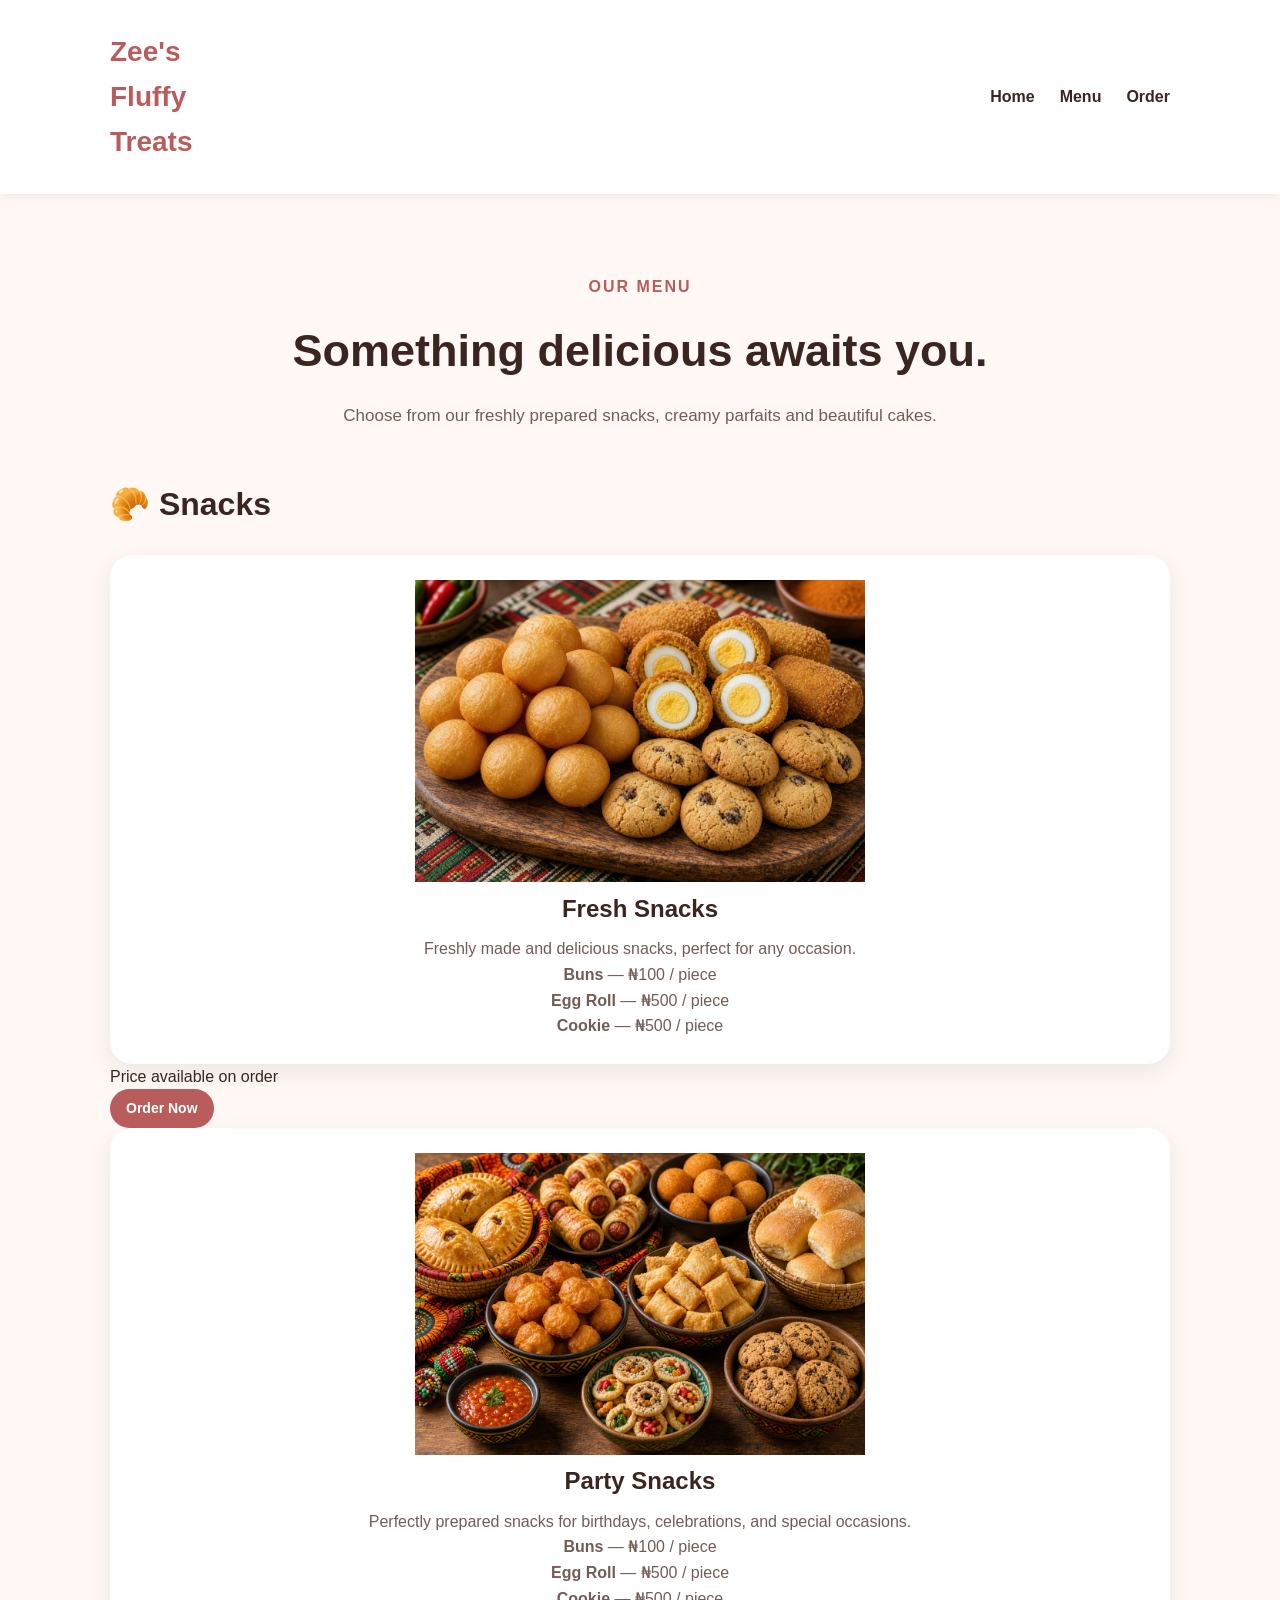
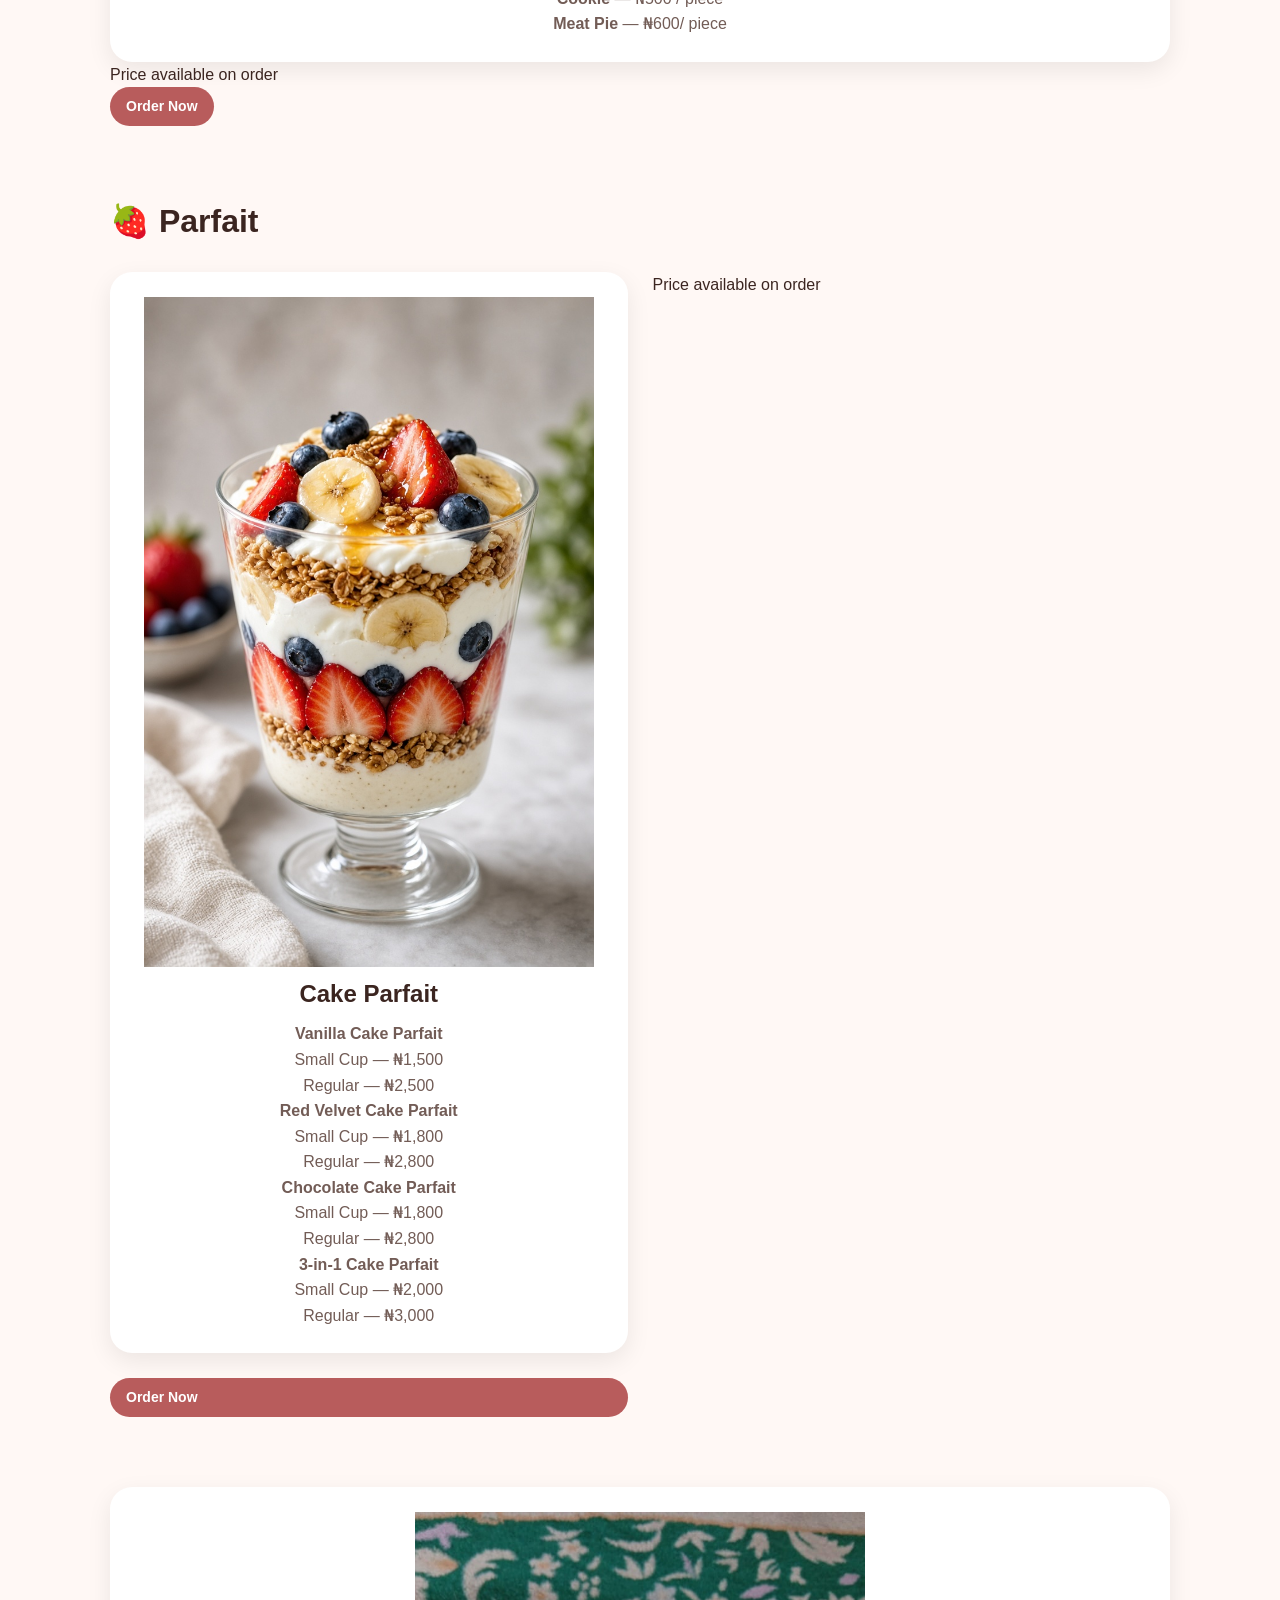
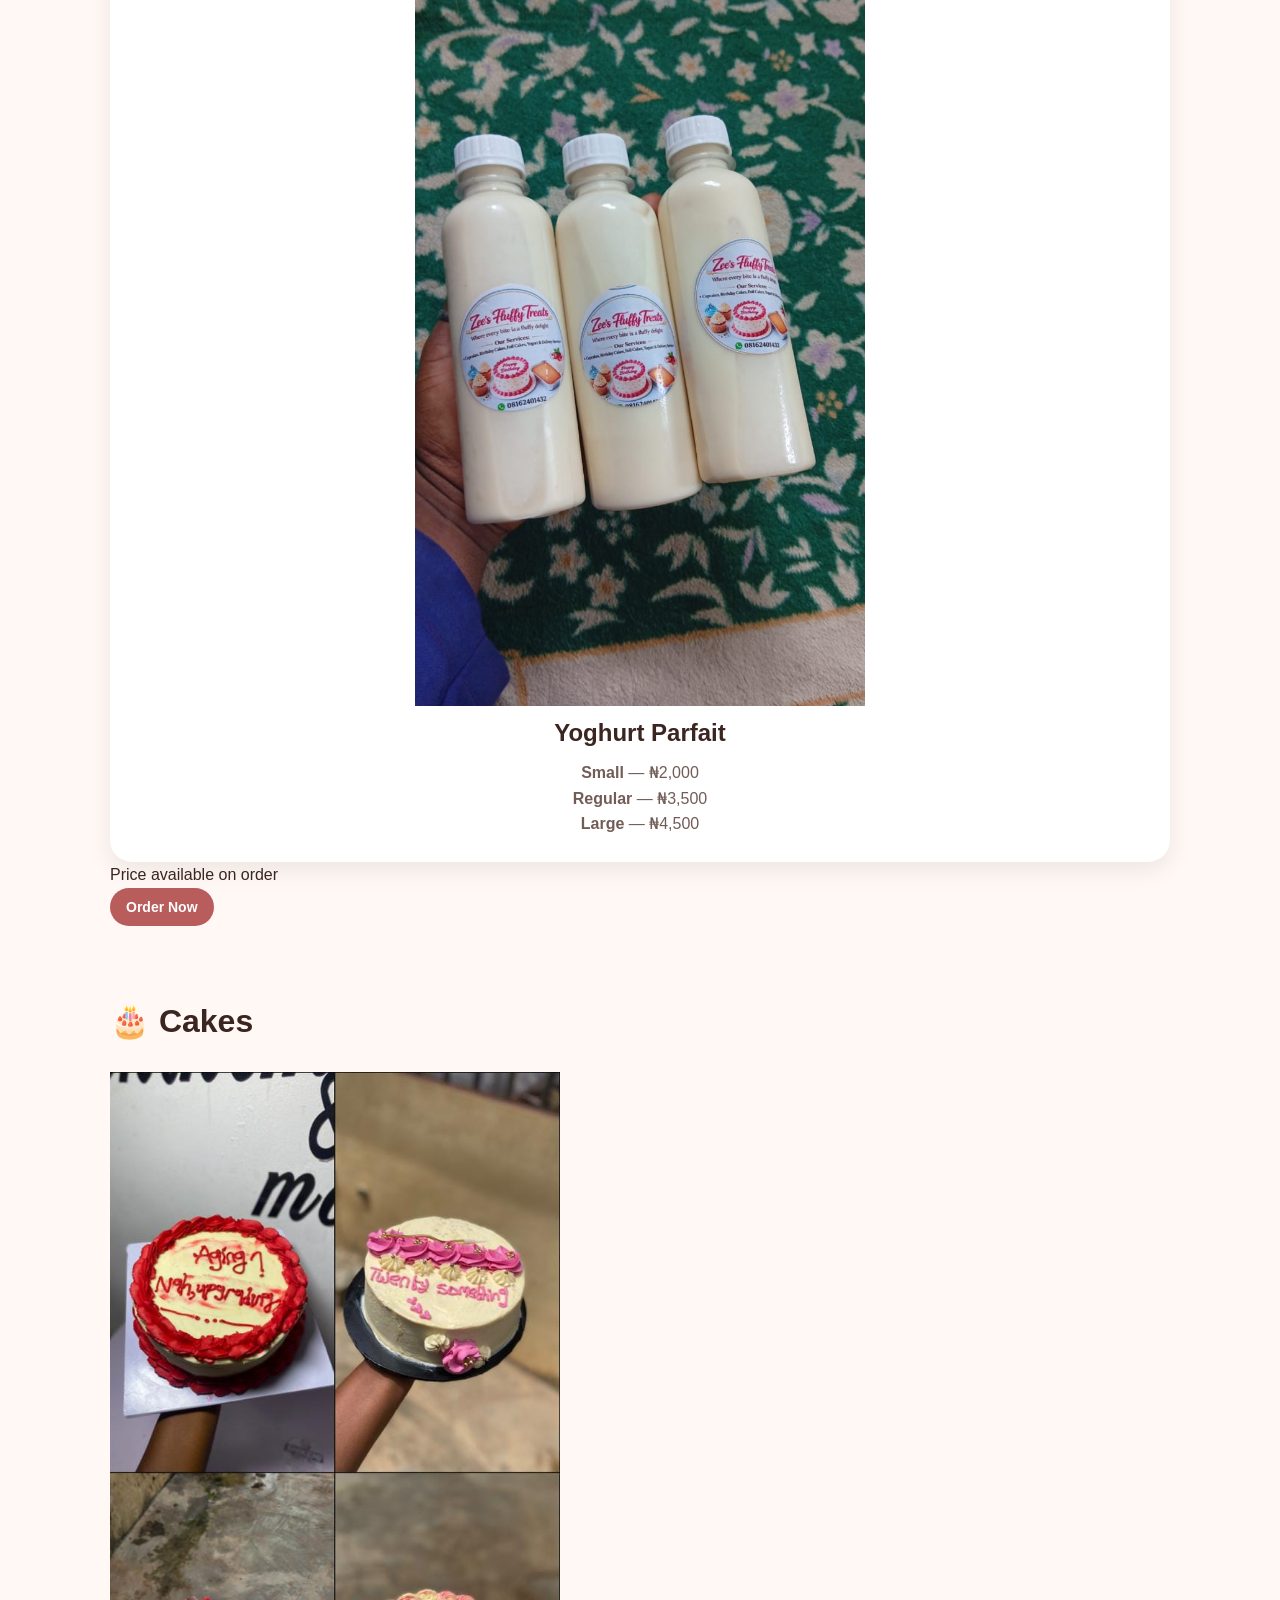
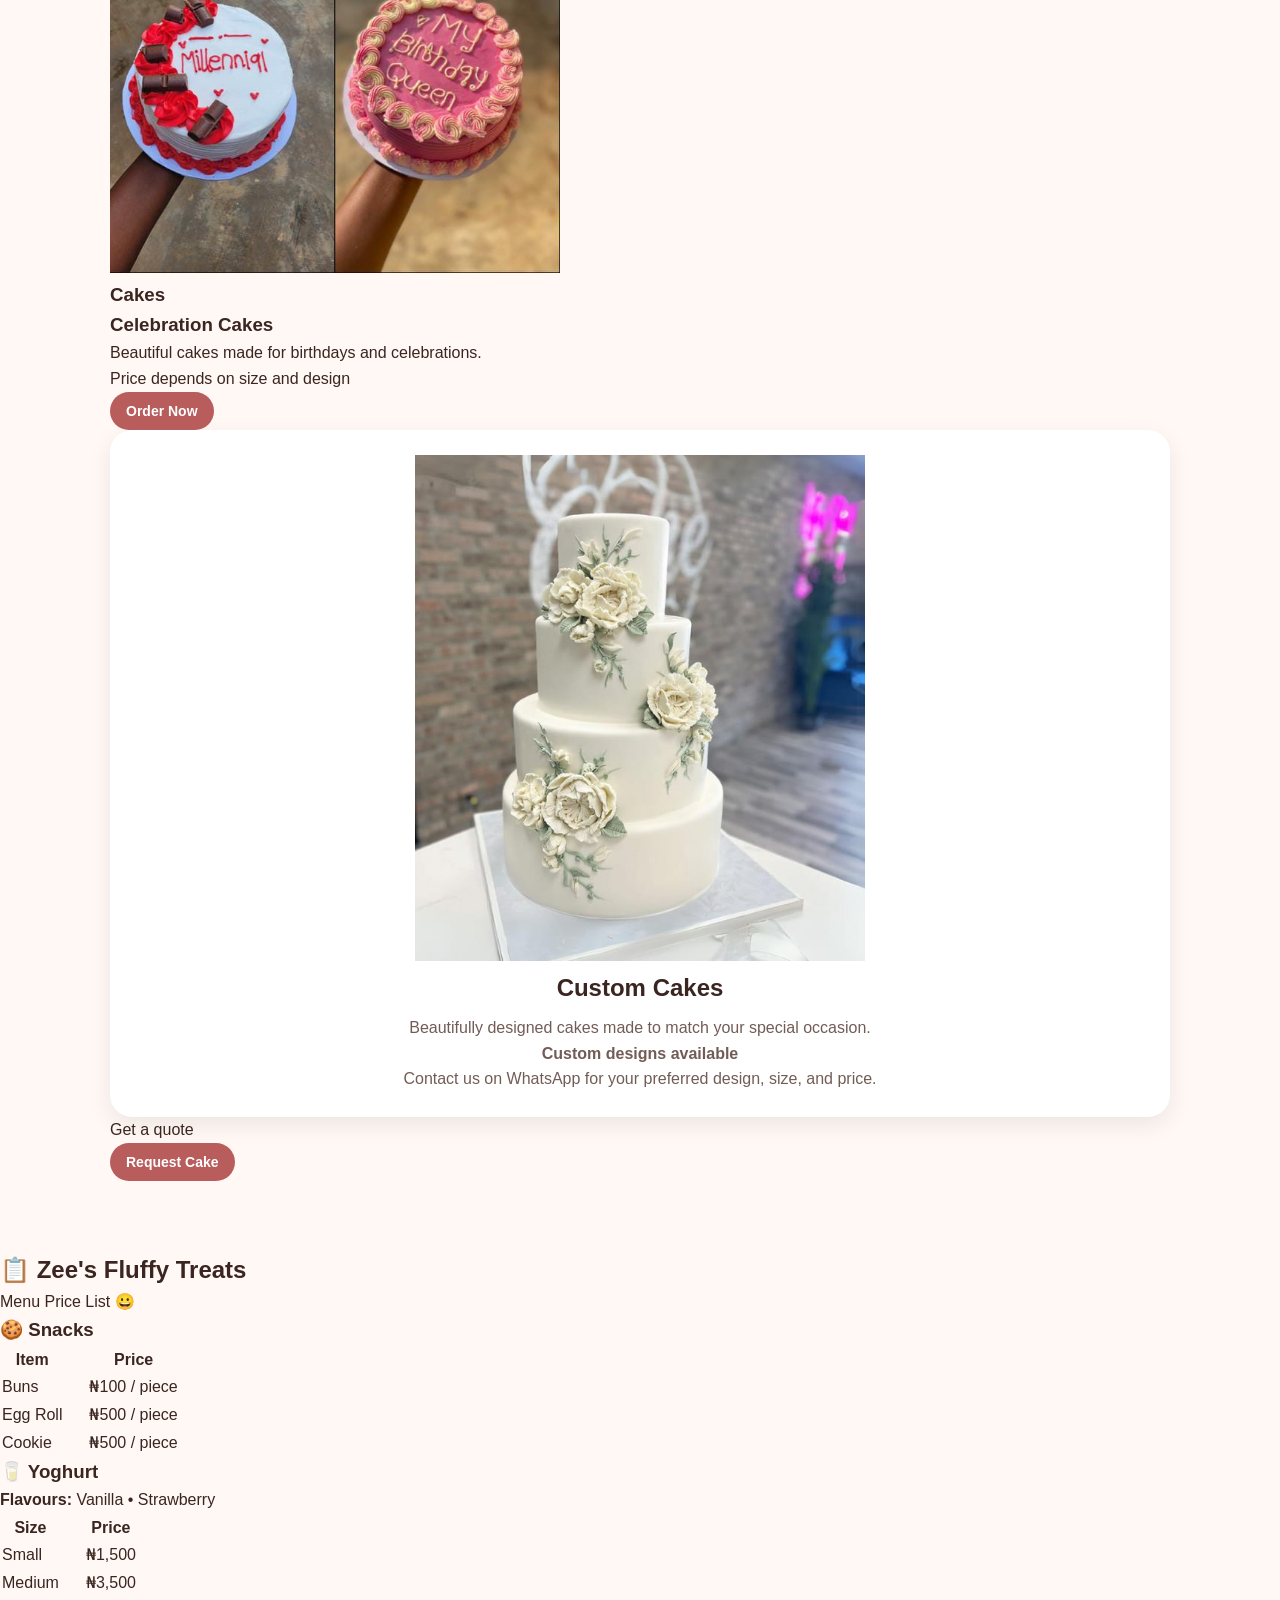
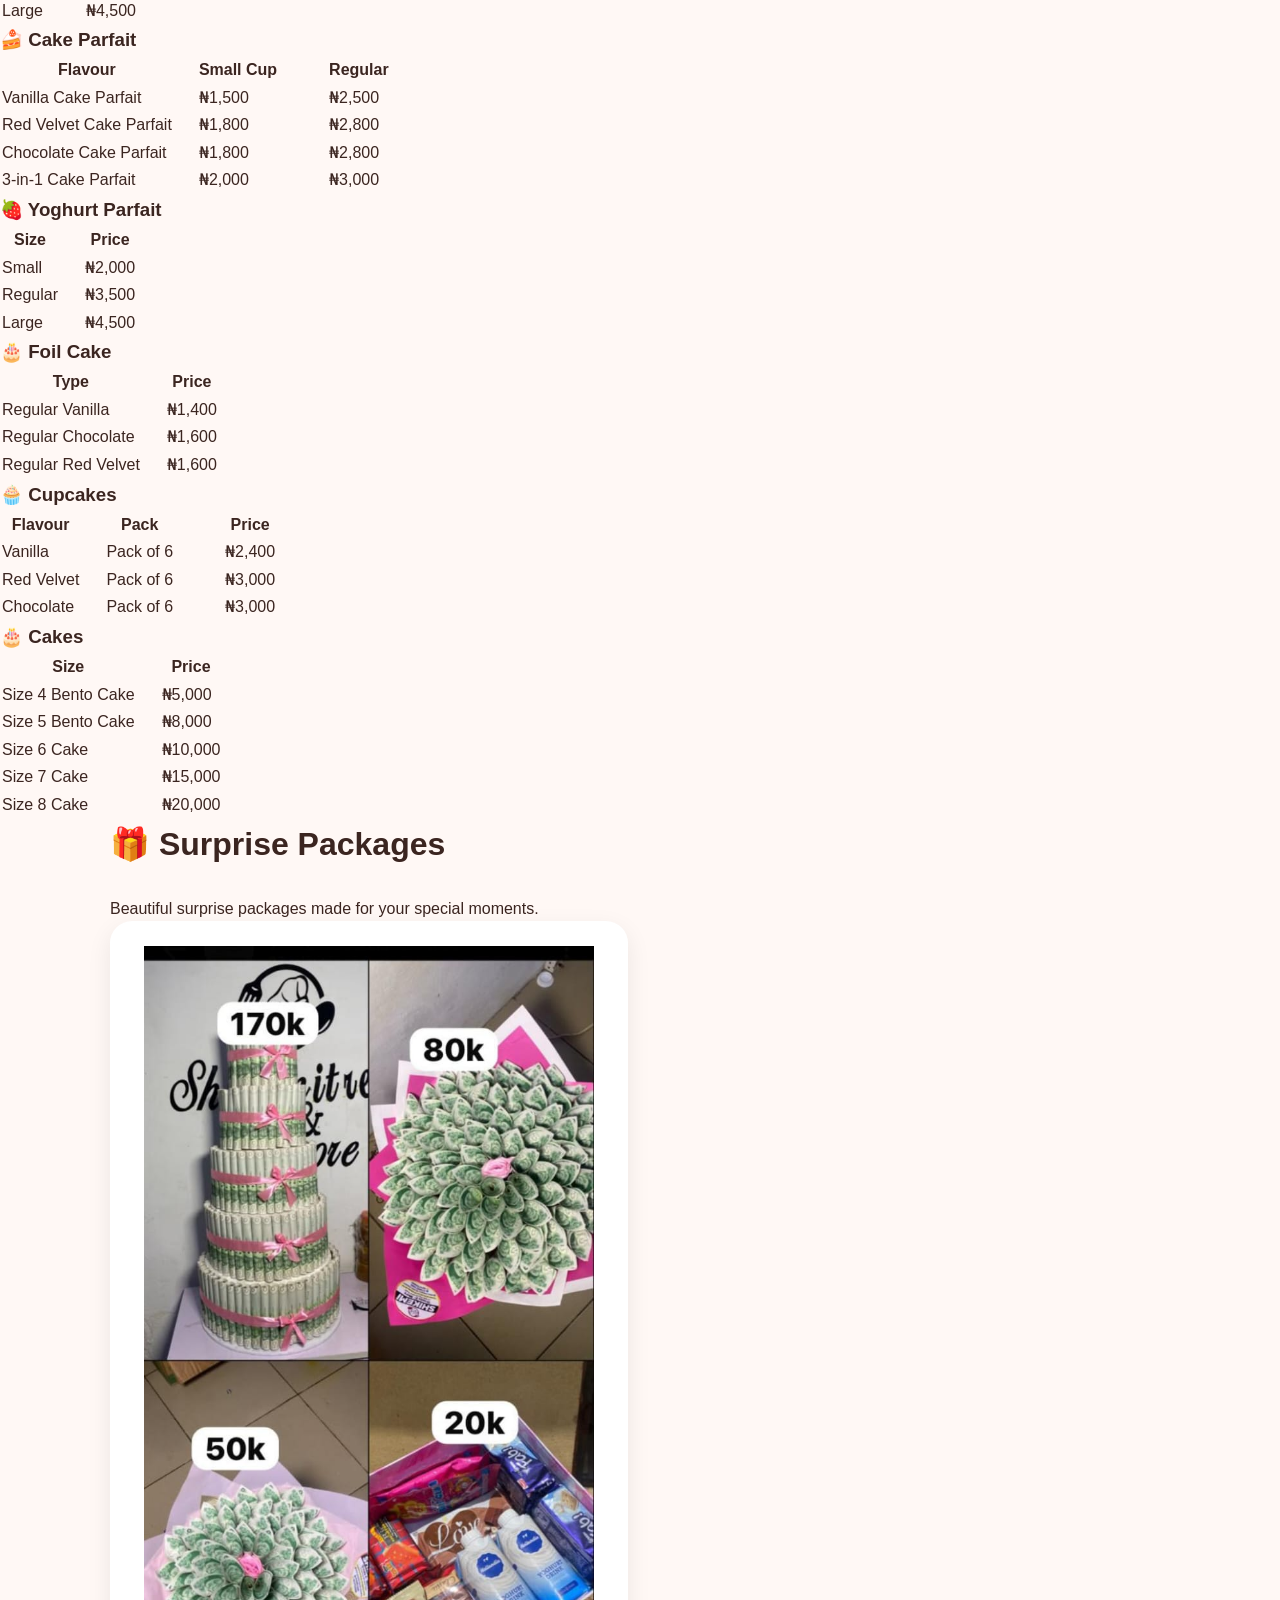
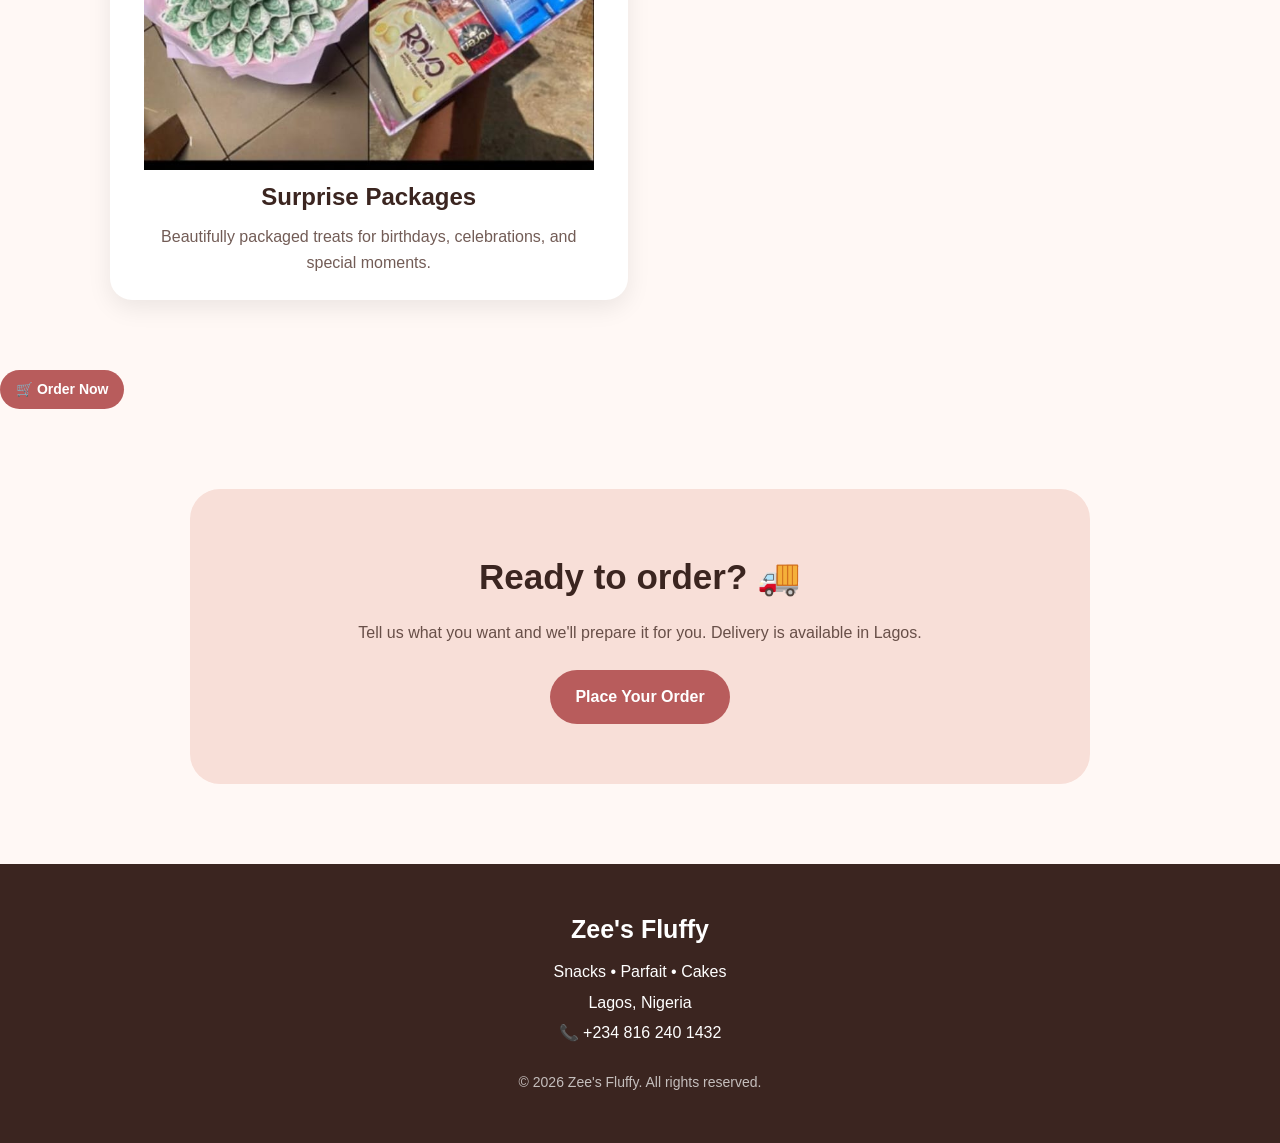
<file: menu.html>
<!DOCTYPE html>
<html lang="en">
<head>
    <meta charset="UTF-8">
    <meta name="viewport" content="width=device-width, initial-scale=1.0">

    <title>Menu | Zee's Fluffy Treats</title>

    <link rel="stylesheet" href="style.css">
</head>

<body>

    <!-- Navigation -->
    <header>
        <nav class="navbar">

            <div class="logo">
                Zee's Fluffy Treats 
            </div>

            <div class="nav-links">
                <a href="index.html">Home</a>
                <a href="menu.html">Menu</a>
                <a href="order.html">Order</a>
            </div>

        </nav>
    </header>


    <!-- Menu Header -->
    <section class="menu-header">

        <p class="welcome">OUR MENU</p>

        <h1>Something delicious awaits you.</h1>

        <p>
            Choose from our freshly prepared snacks, creamy parfaits
            and beautiful cakes.
        </p>

    </section>


    <!-- Snacks -->
    <section class="menu-section">

        <h2>🥐 Snacks</h2>

       <div class="menu-card">
    <img src="images/Fresh snacks.jpeg" alt="Fresh Snacks">
    <h3>Fresh Snacks</h3>
    <p>Freshly made and delicious snacks, perfect for any occasion.</p>

    <div class="price-list">
        <p><strong>Buns</strong> — ₦100 / piece</p>
        <p><strong>Egg Roll</strong> — ₦500 / piece</p>
        <p><strong>Cookie</strong> — ₦500 / piece</p>
    </div>
</div>

                <p class="price">
                    Price available on order
                </p>

                <a href="order.html" class="menu-btn">
                    Order Now
                </a>
            </div>


          <div class="menu-card">
    <img src="images/party snacks.jpeg" alt="Party Snacks">
    <h3>Party Snacks</h3>
    <p>Perfectly prepared snacks for birthdays, celebrations, and special occasions.</p>

    <div class="price-list">
        <p><strong>Buns</strong> — ₦100 / piece</p>
        <p><strong>Egg Roll</strong> — ₦500 / piece</p>
        <p><strong>Cookie</strong> — ₦500 / piece</p>
        <p><strong>Meat Pie</strong> — ₦600/ piece</p>
    </div>
</div>
<p class="price">
                    Price available on order
                </p>

                <a href="order.html" class="menu-btn">
                    Order Now
                </a>
            </div>

    </section>


    <!-- Parfait -->
    <section class="menu-section">

        <h2>🍓 Parfait</h2>

        <div class="menu-container">

   <div class="menu-card">
    <img src="images/parfait 2.jpeg" alt="Cake Parfait">
    <h3>Cake Parfait</h3>

    <div class="price-list">
        <p><strong>Vanilla Cake Parfait</strong></p>
        <p>Small Cup — ₦1,500</p>
        <p>Regular — ₦2,500</p>

        <p><strong>Red Velvet Cake Parfait</strong></p>
        <p>Small Cup — ₦1,800</p>
        <p>Regular — ₦2,800</p>

        <p><strong>Chocolate Cake Parfait</strong></p>
        <p>Small Cup — ₦1,800</p>
        <p>Regular — ₦2,800</p>

        <p><strong>3-in-1 Cake Parfait</strong></p>
        <p>Small Cup — ₦2,000</p>
        <p>Regular — ₦3,000</p>
    </div>
</div>
<p class="price">
                    Price available on order
                </p>

                <a href="order.html" class="menu-btn">
                    Order Now
                </a>
            </div>

    </section>
    <!--Yoghurt Parfait-->
    <section class="menu-section">
        <div class="menu-card">
    <img src="images/yoghurt-parfait.jpeg" alt="Yoghurt Parfait">
    <h3>Yoghurt Parfait</h3>

    <div class="price-list">
        <p><strong>Small</strong> — ₦2,000</p>
        <p><strong>Regular</strong> — ₦3,500</p>
        <p><strong>Large</strong> — ₦4,500</p>
    </div>
</div>
<p class="price">
                    Price available on order
                </p>

                <a href="order.html" class="menu-btn">
                    Order Now
                </a>
            </div>
    </section>


    <!-- Cakes -->
    <section class="menu-section">

       <h2>🎂 Cakes</h2>
 <img src="images/cake.jpeg"
 alt="Cakes">

    <h3>Cakes</h3>
</div>

                <h3>Celebration Cakes</h3>

                <p>
                    Beautiful cakes made for birthdays and celebrations.
                </p>

                <p class="price">
                    Price depends on size and design
                </p>

                <a href="order.html" class="menu-btn">
                    Order Now
                </a>

            </div>


<div class="menu-card">
    <img src="images/custom cake.jpeg" alt="Custom Cake">
    <h3>Custom Cakes</h3>

    <div class="price-list">
        <p>Beautifully designed cakes made to match your special occasion.</p>
        <p><strong>Custom designs available</strong></p>
        <p>Contact us on WhatsApp for your preferred design, size, and price.</p>
    </div>
</div>

                <p class="price">
                    Get a quote
                </p>

                <a href="order.html" class="menu-btn">
                    Request Cake
                </a>

            </div>

        </div>

    </section>
    <!-- PRICE LIST -->
<section class="price-list">

    <h2>📋 Zee's Fluffy Treats</h2>
    <p>Menu Price List 😀</p>


    <!-- SNACKS -->
    <div class="price-category">
        <h3>🍪 Snacks</h3>

        <table>
            <tr>
                <th>Item</th>
                <th>Price</th>
            </tr>

            <tr>
                <td>Buns</td>
                <td>₦100 / piece</td>
            </tr>

            <tr>
                <td>Egg Roll </td>
                <td>₦500 / piece</td>
            </tr>

            <tr>
                <td>Cookie</td>
                <td>₦500 / piece</td>
            </tr>
        </table>
    </div>


    <!-- YOGHURT -->
    <div class="price-category">
        <h3>🥛 Yoghurt</h3>

        <p><strong>Flavours:</strong> Vanilla • Strawberry</p>

        <table>
            <tr>
                <th>Size</th>
                <th>Price</th>
            </tr>

            <tr>
                <td>Small</td>
                <td>₦1,500</td>
            </tr>

            <tr>
                <td>Medium</td>
                <td>₦3,500</td>
            </tr>

            <tr>
                <td>Large</td>
                <td>₦4,500</td>
            </tr>
        </table>
    </div>


    <!-- CAKE PARFAIT -->
    <div class="price-category">
        <h3>🍰 Cake Parfait</h3>

        <table>
            <tr>
                <th>Flavour</th>
                <th>Small Cup</th>
                <th>Regular</th>
            </tr>

            <tr>
                <td>Vanilla Cake Parfait</td>
                <td>₦1,500</td>
                <td>₦2,500</td>
            </tr>

            <tr>
                <td>Red Velvet Cake Parfait</td>
                <td>₦1,800</td>
                <td>₦2,800</td>
            </tr>

            <tr>
                <td>Chocolate Cake Parfait</td>
                <td>₦1,800</td>
                <td>₦2,800</td>
            </tr>

            <tr>
                <td>3-in-1 Cake Parfait</td>
                <td>₦2,000</td>
                <td>₦3,000</td>
            </tr>
        </table>
    </div>


    <!-- YOGHURT PARFAIT -->
    <div class="price-category">
        <h3>🍓 Yoghurt Parfait</h3>

        <table>
            <tr>
                <th>Size</th>
                <th>Price</th>
            </tr>

            <tr>
                <td>Small</td>
                <td>₦2,000</td>
            </tr>

            <tr>
                <td>Regular</td>
                <td>₦3,500</td>
            </tr>

            <tr>
                <td>Large</td>
                <td>₦4,500</td>
            </tr>
        </table>
    </div>
    <!-- FOIL CAKE -->
<div class="price-category">
    <h3>🎂 Foil Cake</h3>

    <table>
        <tr>
            <th>Type</th>
            <th>Price</th>
        </tr>

        <tr>
            <td>Regular Vanilla</td>
            <td>₦1,400</td>
        </tr>

        <tr>
            <td>Regular Chocolate</td>
            <td>₦1,600</td>
        </tr>

        <tr>
            <td>Regular Red Velvet</td>
            <td>₦1,600</td>
        </tr>
    </table>
</div>


<!-- CUPCAKES -->
<div class="price-category">
    <h3>🧁 Cupcakes</h3>

    <table>
        <tr>
            <th>Flavour</th>
            <th>Pack</th>
            <th>Price</th>
        </tr>

        <tr>
            <td>Vanilla</td>
            <td>Pack of 6</td>
            <td>₦2,400</td>
        </tr>

        <tr>
            <td>Red Velvet</td>
            <td>Pack of 6</td>
            <td>₦3,000</td>
        </tr>

        <tr>
            <td>Chocolate</td>
            <td>Pack of 6</td>
            <td>₦3,000</td>
        </tr>
    </table>
</div>


    <!-- CAKES -->
    <div class="price-category">
        <h3>🎂 Cakes</h3>

        <table>
            <tr>
                <th>Size</th>
                <th>Price</th>
            </tr>

            <tr>
                <td>Size 4 Bento Cake</td>
                <td>₦5,000</td>
            </tr>

            <tr>
                <td>Size 5 Bento Cake</td>
                <td>₦8,000</td>
            </tr>

            <tr>
                <td>Size 6 Cake</td>
                <td>₦10,000</td>
            </tr>

            <tr>
                <td>Size 7 Cake</td>
                <td>₦15,000</td>
            </tr>

            <tr>
                <td>Size 8 Cake</td>
                <td>₦20,000</td>
            </tr>
        </table>
    </div>
    <!-- SURPRISE PACKAGES -->
<section class="menu-section">

    <h2>🎁 Surprise Packages</h2>

    <p>
        Beautiful surprise packages made for your special moments.
    </p>

    <div class="menu-container">

        <div class="menu-card">
    <img src="images/suprise package.jpeg" alt="Surprise Packages">
    <h3>Surprise Packages</h3>
    <p>Beautifully packaged treats for birthdays, celebrations, and special moments.</p>
</div>

            

    </div>

</section>
    <div class="price-order-button">
        <a href="order.html" class="menu-btn">🛒 Order Now</a>
    </div>

</section>

</section>


    <!-- Delivery -->
    <section class="delivery">

        <h2>Ready to order? 🚚</h2>

        <p>
            Tell us what you want and we'll prepare it for you.
            Delivery is available in Lagos.
        </p>

        <a href="order.html" class="btn primary-btn">
            Place Your Order
        </a>

    </section>


    <!-- Footer -->
    <footer>

        <h3>Zee's Fluffy</h3>

        <p>
            Snacks • Parfait • Cakes
        </p>

        <p>
            Lagos, Nigeria
        </p>

        <p>
            📞 +234 816 240 1432
        </p>

        <p class="copyright">
            © 2026 Zee's Fluffy. All rights reserved.
        </p>

    </footer>

</body>
</html>
</file>
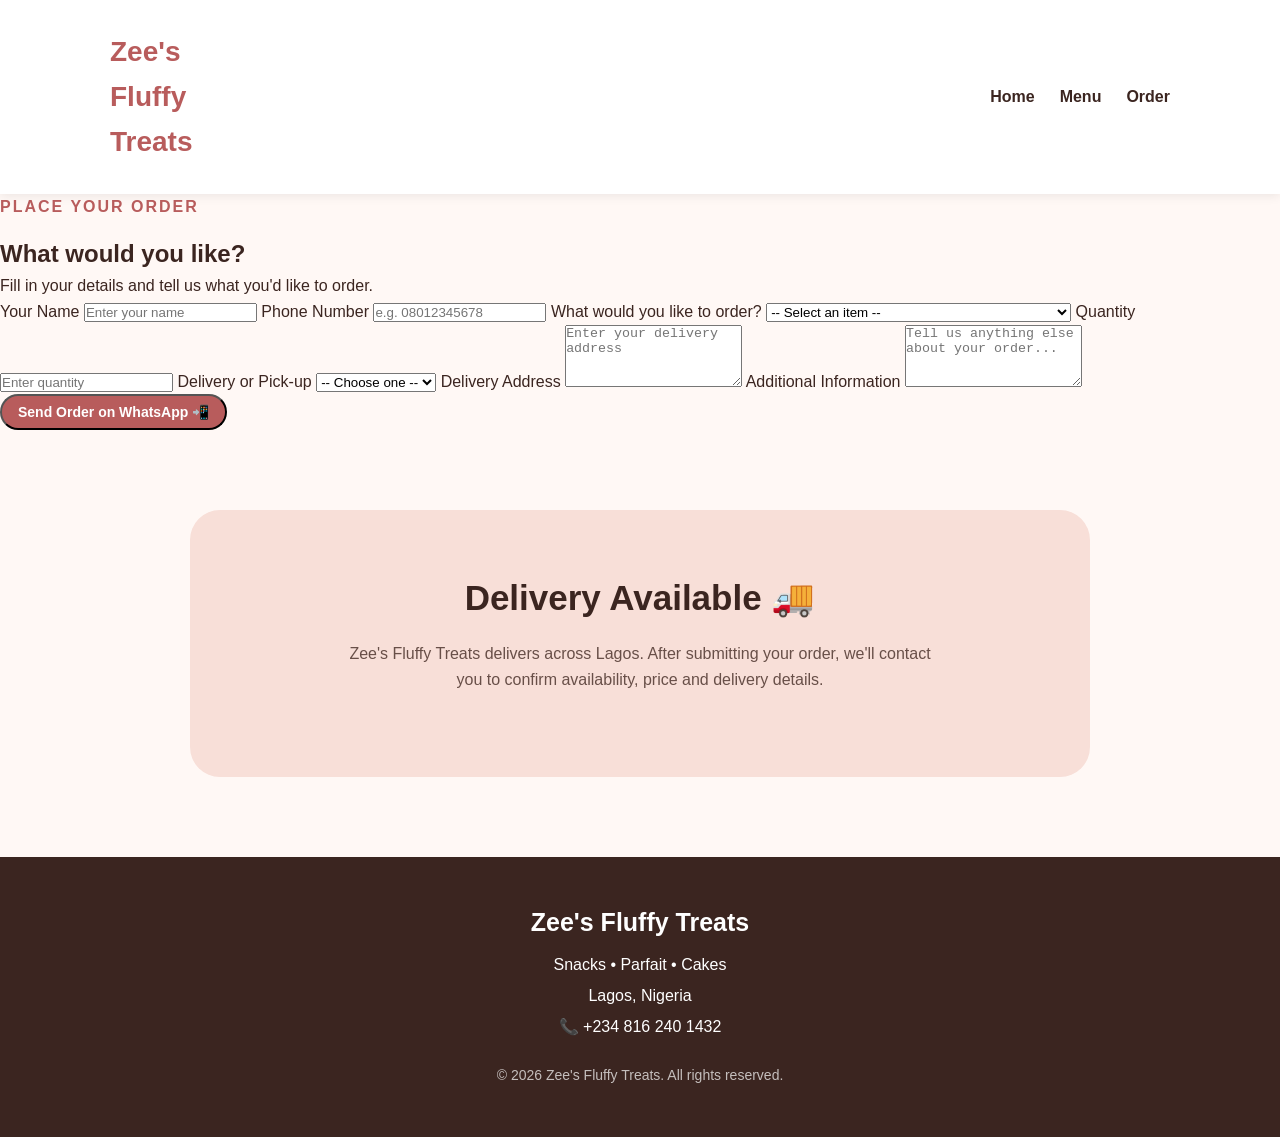
<file: order.html>
<!DOCTYPE html>
<html lang="en">
<head>
    <meta charset="UTF-8">
    <meta name="viewport" content="width=device-width, initial-scale=1.0">

    <title>Order | Zee's Fluffy Treats</title>

    <link rel="stylesheet" href="style.css">
</head>

<body>

    <header>
        <nav class="navbar">
            <div class="logo">Zee's Fluffy Treats</div>

            <div class="nav-links">
                <a href="index.html">Home</a>
                <a href="menu.html">Menu</a>
                <a href="order.html">Order</a>
            </div>
        </nav>
    </header>


    <section class="order-header">

        <p class="welcome">PLACE YOUR ORDER</p>

        <h1>What would you like?</h1>

        <p>
            Fill in your details and tell us what you'd like to order.
        </p>

    </section>


    <section class="order-section">

        <form id="orderForm">

            <label for="customerName">Your Name</label>

            <input
                type="text"
                id="customerName"
                name="Customer Name"
                placeholder="Enter your name"
                required
            >


            <label for="phone">Phone Number</label>

            <input
                type="tel"
                id="phone"
                name="Phone Number"
                placeholder="e.g. 08012345678"
                required
            >


            <label for="food">What would you like to order?</label>

            <select id="food" name="Order" required>

                <option value="">-- Select an item --</option>

                <optgroup label="🍪 Snacks">
                    <option>Buns - ₦100 / piece</option>
                    <option>Egg Roll - ₦500 / piece</option>
                    <option>Cookie - ₦500 / piece</option>
                </optgroup>

                <optgroup label="🥛 Yoghurt">
                    <option>Yoghurt - Small - ₦1,500</option>
                    <option>Yoghurt - Medium - ₦3,500</option>
                    <option>Yoghurt - Large - ₦4,500</option>
                </optgroup>

                <optgroup label="🍰 Cake Parfait">
                    <option>Vanilla Cake Parfait - Small Cup - ₦1,500</option>
                    <option>Vanilla Cake Parfait - Regular - ₦2,500</option>
                    <option>Red Velvet Cake Parfait - Small Cup - ₦1,800</option>
                    <option>Red Velvet Cake Parfait - Regular - ₦2,800</option>
                    <option>Chocolate Cake Parfait - Small Cup - ₦1,800</option>
                    <option>Chocolate Cake Parfait - Regular - ₦2,800</option>
                    <option>3-in-1 Cake Parfait - Small Cup - ₦2,000</option>
                    <option>3-in-1 Cake Parfait - Regular - ₦3,000</option>
                </optgroup>

                <optgroup label="🍓 Yoghurt Parfait">
                    <option>Yoghurt Parfait - Small - ₦2,000</option>
                    <option>Yoghurt Parfait - Regular - ₦3,500</option>
                    <option>Yoghurt Parfait - Large - ₦4,500</option>
                </optgroup>

                <optgroup label="🎂 Foil Cake">
                    <option>Regular Vanilla Foil Cake - ₦1,400</option>
                    <option>Regular Chocolate Foil Cake - ₦1,600</option>
                    <option>Regular Red Velvet Foil Cake - ₦1,600</option>
                </optgroup>

                <optgroup label="🧁 Cupcakes">
                    <option>Vanilla Cupcakes - Pack of 6 - ₦2,400</option>
                    <option>Red Velvet Cupcakes - Pack of 6 - ₦3,000</option>
                    <option>Chocolate Cupcakes - Pack of 6 - ₦3,000</option>
                </optgroup>

                <optgroup label="🎂 Cakes">
                    <option>Size 4 Bento Cake - ₦5,000</option>
                    <option>Size 5 Bento Cake - ₦8,000</option>
                    <option>Size 6 Cake - ₦10,000</option>
                    <option>Size 7 Cake - ₦15,000</option>
                    <option>Size 8 Cake - ₦20,000</option>
                </optgroup>

                <optgroup label="🎁 Surprise Packages">
                    <option>Surprise Package - Contact us for details</option>
                </optgroup>

            </select>


            <label for="quantity">Quantity</label>

            <input
                type="number"
                id="quantity"
                name="Quantity"
                min="1"
                placeholder="Enter quantity"
                required
            >


            <label for="delivery">Delivery or Pick-up</label>

            <select
                id="delivery"
                name="Delivery or Pick-up"
                required
            >
                <option value="">-- Choose one --</option>
                <option>Delivery</option>
                <option>Pick-up</option>
            </select>


            <label for="address">Delivery Address</label>

            <textarea
                id="address"
                name="Address"
                rows="4"
                placeholder="Enter your delivery address"
            ></textarea>


            <label for="message">Additional Information</label>

            <textarea
                id="message"
                name="Additional Information"
                rows="4"
                placeholder="Tell us anything else about your order..."
            ></textarea>


            <button type="submit" class="menu-btn">
                Send Order on WhatsApp 📲
            </button>

        </form>

    </section>


    <section class="delivery">

        <h2>Delivery Available 🚚</h2>

        <p>
            Zee's Fluffy Treats delivers across Lagos.
            After submitting your order, we'll contact you to confirm
            availability, price and delivery details.
        </p>

    </section>


    <footer>

        <h3>Zee's Fluffy Treats</h3>

        <p>Snacks • Parfait • Cakes</p>

        <p>Lagos, Nigeria</p>

        <p>📞 +234 816 240 1432</p>

        <p class="copyright">
            © 2026 Zee's Fluffy Treats. All rights reserved.
        </p>

    </footer>


    <script>

        document.getElementById("orderForm").addEventListener("submit", function(event) {

            event.preventDefault();

            const name = document.getElementById("customerName").value;
            const phone = document.getElementById("phone").value;
            const order = document.getElementById("food").value;
            const quantity = document.getElementById("quantity").value;
            const delivery = document.getElementById("delivery").value;
            const address = document.getElementById("address").value;
            const additional = document.getElementById("message").value;

            let whatsappMessage =
                "Hello Zee's Fluffy Treats! 👋\n\n" +
                "I would like to place an order.\n\n" +

                "👤 Name: " + name + "\n" +
                "📞 Phone: " + phone + "\n" +
                "🍰 Order: " + order + "\n" +
                "🔢 Quantity: " + quantity + "\n" +
                "🚚 Delivery/Pick-up: " + delivery + "\n" +
                "📍 Address: " + address + "\n";

            if (additional.trim() !== "") {
                whatsappMessage +=
                    "📝 Additional Information: " +
                    additional +
                    "\n";
            }

            whatsappMessage +=
                "\nThank you! 😊";

            const whatsappNumber = "2348162401432";

            const whatsappURL =
                "https://wa.me/" +
                whatsappNumber +
                "?text=" +
                encodeURIComponent(whatsappMessage);

            window.location.href = whatsappURL;

        });

    </script>

</body>
</html>
</file>
<file: style.css>
* {
    margin: 0;
    padding: 0;
    box-sizing: border-box;
}

body {
    font-family: Arial, sans-serif;
    background: #fff8f5;
    color: #3b2520;
    line-height: 1.6;
}

/* Navigation */

header {
    background: white;
    box-shadow: 0 2px 10px rgba(0, 0, 0, 0.08);
}

.navbar {
    max-width: 1100px;
    margin: auto;
    padding: 20px;
    display: flex;
    justify-content: space-between;
    align-items: center;
}

.logo {
    font-size: 28px;
    font-weight: bold;
    color: #b85c5c;
}

.nav-links {
    display: flex;
    gap: 25px;
}

.nav-links a {
    text-decoration: none;
    color: #3b2520;
    font-weight: bold;
}

.nav-links a:hover {
    color: #b85c5c;
}

/* Hero */

.hero {
    max-width: 1100px;
    margin: auto;
    min-height: 620px;
    padding: 80px 20px;
    display: flex;
    align-items: center;
    justify-content: space-between;
    gap: 50px;
}

.hero-text {
    max-width: 600px;
}

.welcome {
    color: #b85c5c;
    font-weight: bold;
    letter-spacing: 2px;
    margin-bottom: 15px;
}

.hero h1 {
    font-size: 58px;
    line-height: 1.1;
    margin-bottom: 25px;
}

.description {
    font-size: 18px;
    color: #6d5550;
    margin-bottom: 30px;
}

/* Buttons */

.hero-buttons {
    display: flex;
    gap: 15px;
    flex-wrap: wrap;
}

.btn {
    display: inline-block;
    padding: 14px 25px;
    border-radius: 30px;
    text-decoration: none;
    font-weight: bold;
    transition: 0.3s;
}

.primary-btn {
    background: #b85c5c;
    color: white;
}

.primary-btn:hover {
    background: #914747;
    transform: translateY(-2px);
}

.secondary-btn {
    border: 2px solid #b85c5c;
    color: #b85c5c;
}

.secondary-btn:hover {
    background: #b85c5c;
    color: white;
}

/* Hero Card */

.hero-card {
    width: 330px;
    height: 360px;
    background: white;
    border-radius: 30px;
    box-shadow: 0 15px 40px rgba(0, 0, 0, 0.1);
    display: flex;
    flex-direction: column;
    justify-content: center;
    align-items: center;
    text-align: center;
}

.food-icon {
    font-size: 100px;
    margin-bottom: 20px;
}

.hero-card h2 {
    font-size: 26px;
    margin-bottom: 10px;
}

.hero-card p {
    color: #8a6b64;
}

/* Services */

.services {
    background: white;
    padding: 80px 20px;
    text-align: center;
}

.services > h2 {
    font-size: 35px;
    margin-bottom: 40px;
}

.service-container {
    max-width: 1100px;
    margin: auto;
    display: flex;
    justify-content: center;
    gap: 25px;
}

.service-card {
    background: #fff8f5;
    padding: 35px 25px;
    border-radius: 20px;
    flex: 1;
    transition: 0.3s;
}

.service-card:hover {
    transform: translateY(-8px);
    box-shadow: 0 10px 25px rgba(0, 0, 0, 0.08);
}

.service-card span {
    font-size: 50px;
}

.service-card h3 {
    font-size: 24px;
    margin: 15px 0 10px;
}

.service-card p {
    color: #725c56;
}

/* Delivery */

.delivery {
    max-width: 900px;
    margin: 80px auto;
    padding: 60px 25px;
    text-align: center;
    background: #f8dfd8;
    border-radius: 30px;
}

.delivery h2 {
    font-size: 35px;
    margin-bottom: 15px;
}

.delivery p {
    max-width: 600px;
    margin: 0 auto 25px;
    color: #684f48;
}

/* Footer */

footer {
    background: #3b2520;
    color: white;
    text-align: center;
    padding: 45px 20px;
}

footer h3 {
    font-size: 25px;
    margin-bottom: 10px;
}

footer p {
    margin: 5px 0;
}

.copyright {
    margin-top: 25px;
    font-size: 14px;
    opacity: 0.7;
}

/* Mobile */

@media (max-width: 768px) {

    .navbar {
        flex-direction: column;
        gap: 15px;
    }

    .hero {
        flex-direction: column;
        text-align: center;
        padding-top: 50px;
    }

    .hero h1 {
        font-size: 42px;
    }

    .hero-buttons {
        justify-content: center;
    }

    .hero-card {
        width: 100%;
        max-width: 330px;
    }

    .service-container {
        flex-direction: column;
    }

}
/* =========================
   MENU PAGE
========================= */

.menu-header {
    text-align: center;
    padding: 80px 20px 50px;
}

.menu-header h1 {
    font-size: 45px;
    margin: 10px 0 15px;
}

.menu-header > p:last-child {
    max-width: 650px;
    margin: auto;
    color: #725c56;
    font-size: 17px;
}

.menu-section {
    max-width: 1100px;
    margin: 0 auto 70px;
    padding: 0 20px;
}

.menu-section > h2 {
    font-size: 32px;
    margin-bottom: 25px;
}

.menu-container {
    display: grid;
    grid-template-columns: repeat(2, 1fr);
    gap: 25px;
}

.menu-card {
    background: white;
    border-radius: 22px;
    padding: 25px;
    text-align: center;
    box-shadow: 0 8px 25px rgba(0, 0, 0, 0.08);
    transition: 0.3s;
}

.menu-card:hover {
    transform: translateY(-6px);
}

.menu-image {
    height: 180px;
    border-radius: 18px;
    background: #fff0eb;
    display: flex;
    align-items: center;
    justify-content: center;
    font-size: 80px;
    margin-bottom: 20px;
}

.menu-card h3 {
    font-size: 24px;
    margin-bottom: 8px;
}

.menu-card p {
    color: #725c56;
}

.menu-card .price {
    color: #b85c5c;
    font-weight: bold;
    margin: 15px 0;
}

.menu-btn {
    display: inline-block;
    background: #b85c5c;
    color: white;
    text-decoration: none;
    padding: 11px 22px;
    border-radius: 25px;
    font-weight: bold;
    transition: 0.3s;
}

.menu-btn:hover {
    background: #914747;
}

/* Menu mobile view */

@media (max-width: 700px) {

    .menu-header h1 {
        font-size: 35px;
    }

    .menu-container {
        grid-template-columns: 1fr;
    }

}
/* Space between Cake Parfait price columns */
.price-category table th:nth-child(2),
.price-category table td:nth-child(2) {
    padding-left: 25px;
    padding-right: 25px;
}

.price-category table th:nth-child(3),
.price-category table td:nth-child(3) {
    padding-left: 25px;
    padding-right: 25px;
}
/* Introduction Section */
.intro-section {
    text-align: center;
    padding: 50px 20px;
    background: #fff;
    margin: 30px auto;
    max-width: 900px;
    border-radius: 20px;
}

.intro-section h2 {
    font-size: 32px;
    margin-bottom: 10px;
}

.intro-section h3 {
    font-size: 20px;
    margin-bottom: 20px;
}

.intro-section p {
    font-size: 16px;
    line-height: 1.8;
    margin: 10px auto;
    max-width: 750px;
}
/* Delivery Information */
.delivery-info {
    text-align: center;
    padding: 40px 20px;
    margin: 30px auto;
    max-width: 850px;
    border-radius: 20px;
}

.delivery-info h2 {
    font-size: 28px;
    margin-bottom: 15px;
}

.delivery-info p {
    font-size: 17px;
    line-height: 1.7;
    margin: 8px 0;
}
.logo {
  width: 130px;      /* Change this number to make it bigger or smaller */
  height: auto;      /* Keeps the logo from stretching */
  display: block;
  margin: 10px 0;    /* Optional: adds a little space around it */
}
.service-card img {
    width: 100%;
    height: 180px;
    object-fit: cover;
    border-radius: 12px;
}
img {
  max-width: 450px;
  width: 100%;
  height: auto;
}
.delivery-info {
    text-align: center;
    margin: 25px auto;
}

.delivery-info h3 {
    margin-bottom: 8px;
}

.delivery-info p {
    text-align: center;
}
.menu-btn {
    padding: 8px 16px;
    font-size: 14px;
    width: auto;
    display: inline-block;
}
</file>
